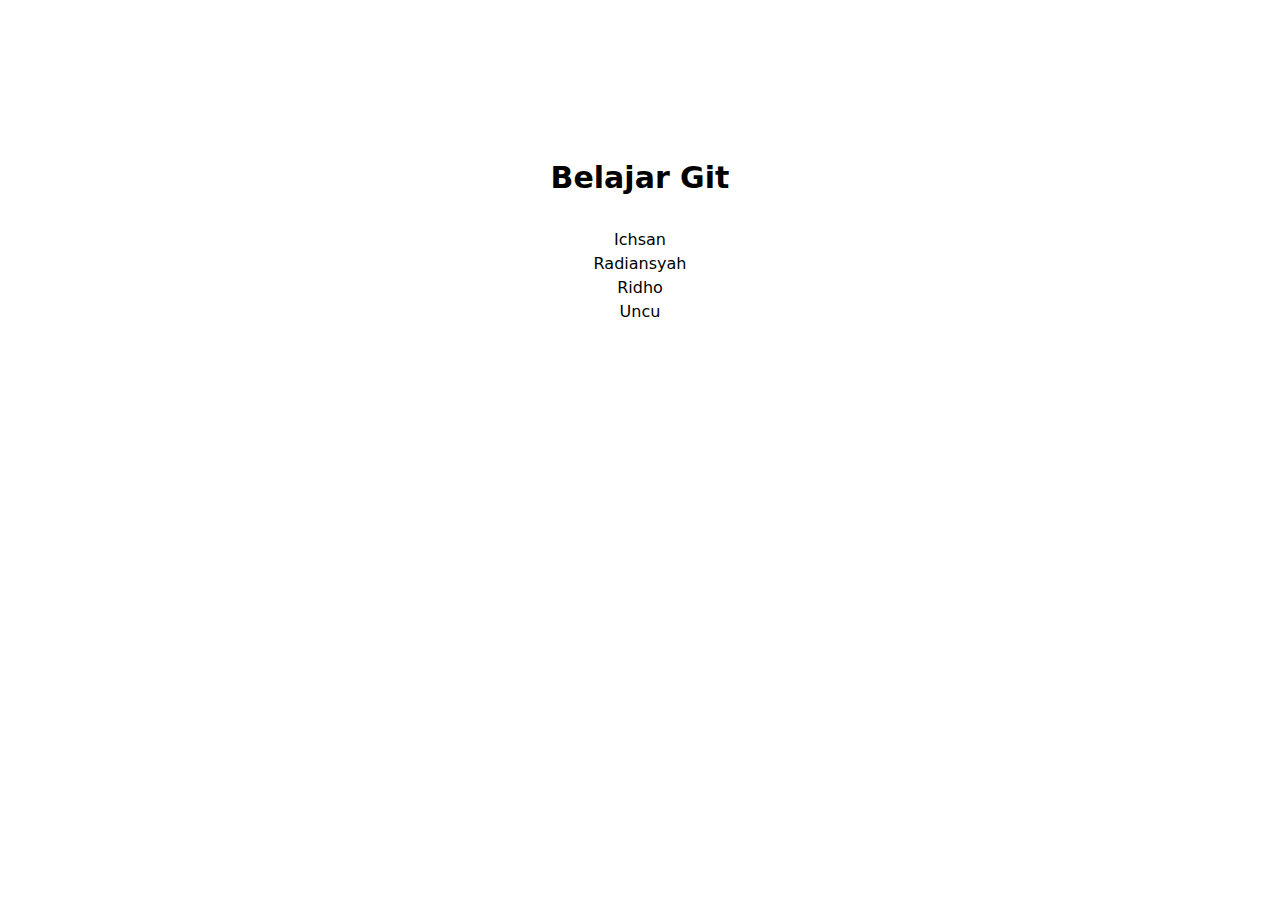
<file: index.html>
<!DOCTYPE html>
<html lang="en">
<head>
    <meta charset="UTF-8">
    <meta http-equiv="X-UA-Compatible" content="IE=edge">
    <meta name="viewport" content="width=device-width, initial-scale=1.0">
    <link rel="stylesheet" href="tailwind.css">
    <title>Document</title>
</head>
<body>
    <div class="text-center pt-40">
        <h1 class="text-3xl font-bold">Belajar Git</h1>
        <ul class="list-disc my-8">
            <li><a href="/ichsan.html">Ichsan</a></li>
            <li><a href="/radiansyah.html">Radiansyah</a></li>
            <li><a href="/ridho.html">Ridho</a></li>
            <li><a href="/uncu.html">Uncu</a></li>
        </ul>
    </div>
</body>
</html>
</file>
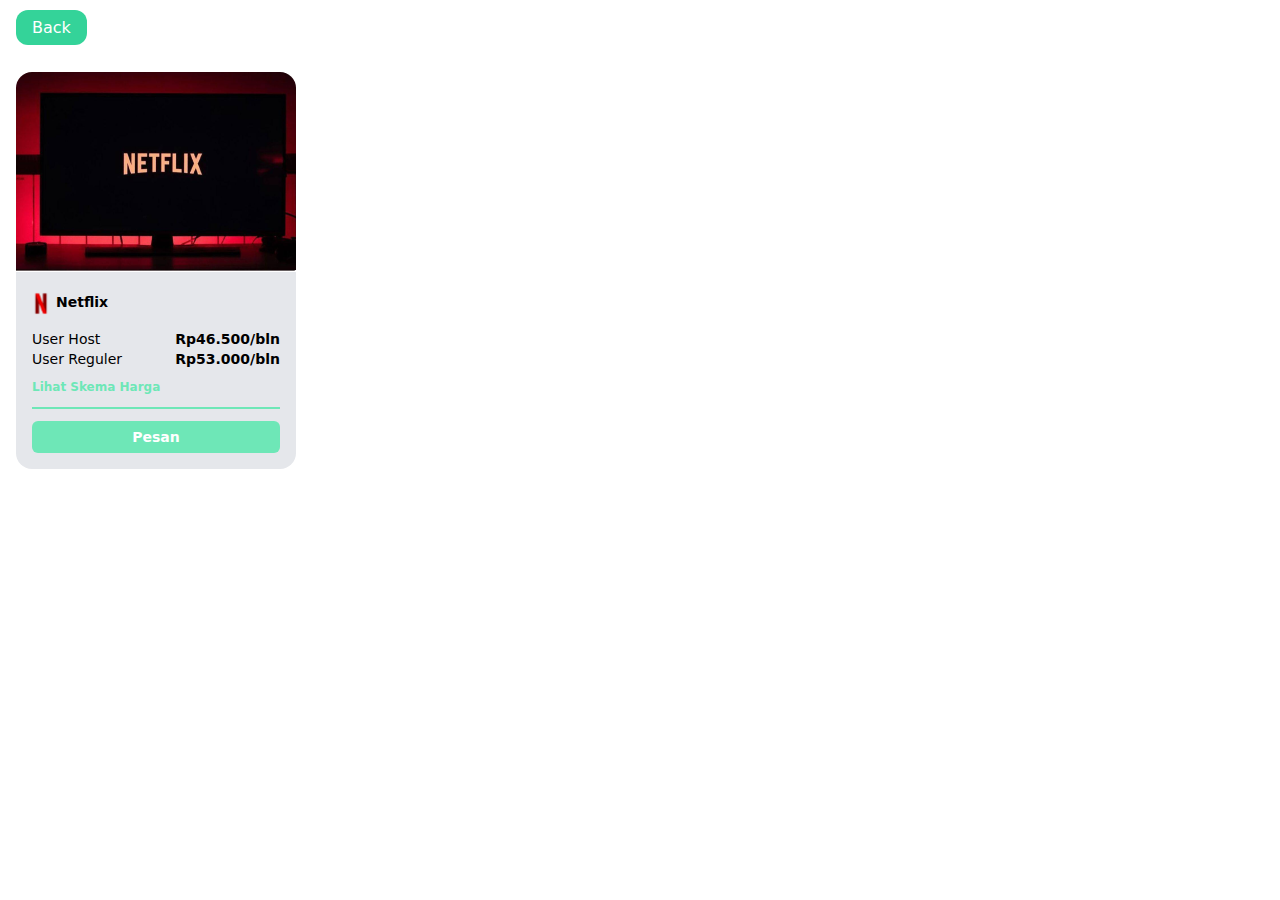
<file: ichsan.html>
<!DOCTYPE html>
<html lang="en">
<head>
    <meta charset="UTF-8">
    <meta http-equiv="X-UA-Compatible" content="IE=edge">
    <meta name="viewport" content="width=device-width, initial-scale=1.0">
    <link rel="stylesheet" href="tailwind.css">
    <title>Ichsan</title>
</head>
<body>
    <div class="p-4">
        <a class="bg-green-400 text-white py-2 px-4 rounded-xl mt-14" href="/index.html">Back</a>
    </div>
    <div>
        <!-- Awal kode kalian -->
        <div class=" w-auto m-auto absolute mt-4 ml-4 text-sm " >
            <div class=""><img src="./images/ichsan/netflix.png" alt="" class="rounded-t-2xl"></div>
            <div class="p-4 bg-gray-200 rounded-b-2xl">
                <div class="flex">
                    <div><img src="./images/ichsan/netflix.svg" alt="" class="-ml-1.5"></div>
                    <div class="mt-1 -ml-1.5"><p class="font-semibold">Netflix</p></div>
                </div>
                <div>
                    <div class="mt-2.5">
                        <div><p>User Host<span class="float-right font-semibold">Rp46.500/bln</span></p></div>
                        <div><p>User Reguler<span class="float-right font-semibold">Rp53.000/bln</span></p></div>
                        <div class="mt-2.5 mb-3 text-green-300 font-semibold text-xs"><a href="#" >Lihat Skema Harga</a></div>
                        <div class="border-b-2 border-green-300 mb-3"></div>                    
                    </div>
                    <div class=""><button class="bg-green-300 h-8 w-full rounded-md text-white font-semibold">Pesan</button></div>
                </div>
            </div>    
        </div>

        
        <!-- Akhir kode kalian -->
    </div>
</body>
</html>
</file>
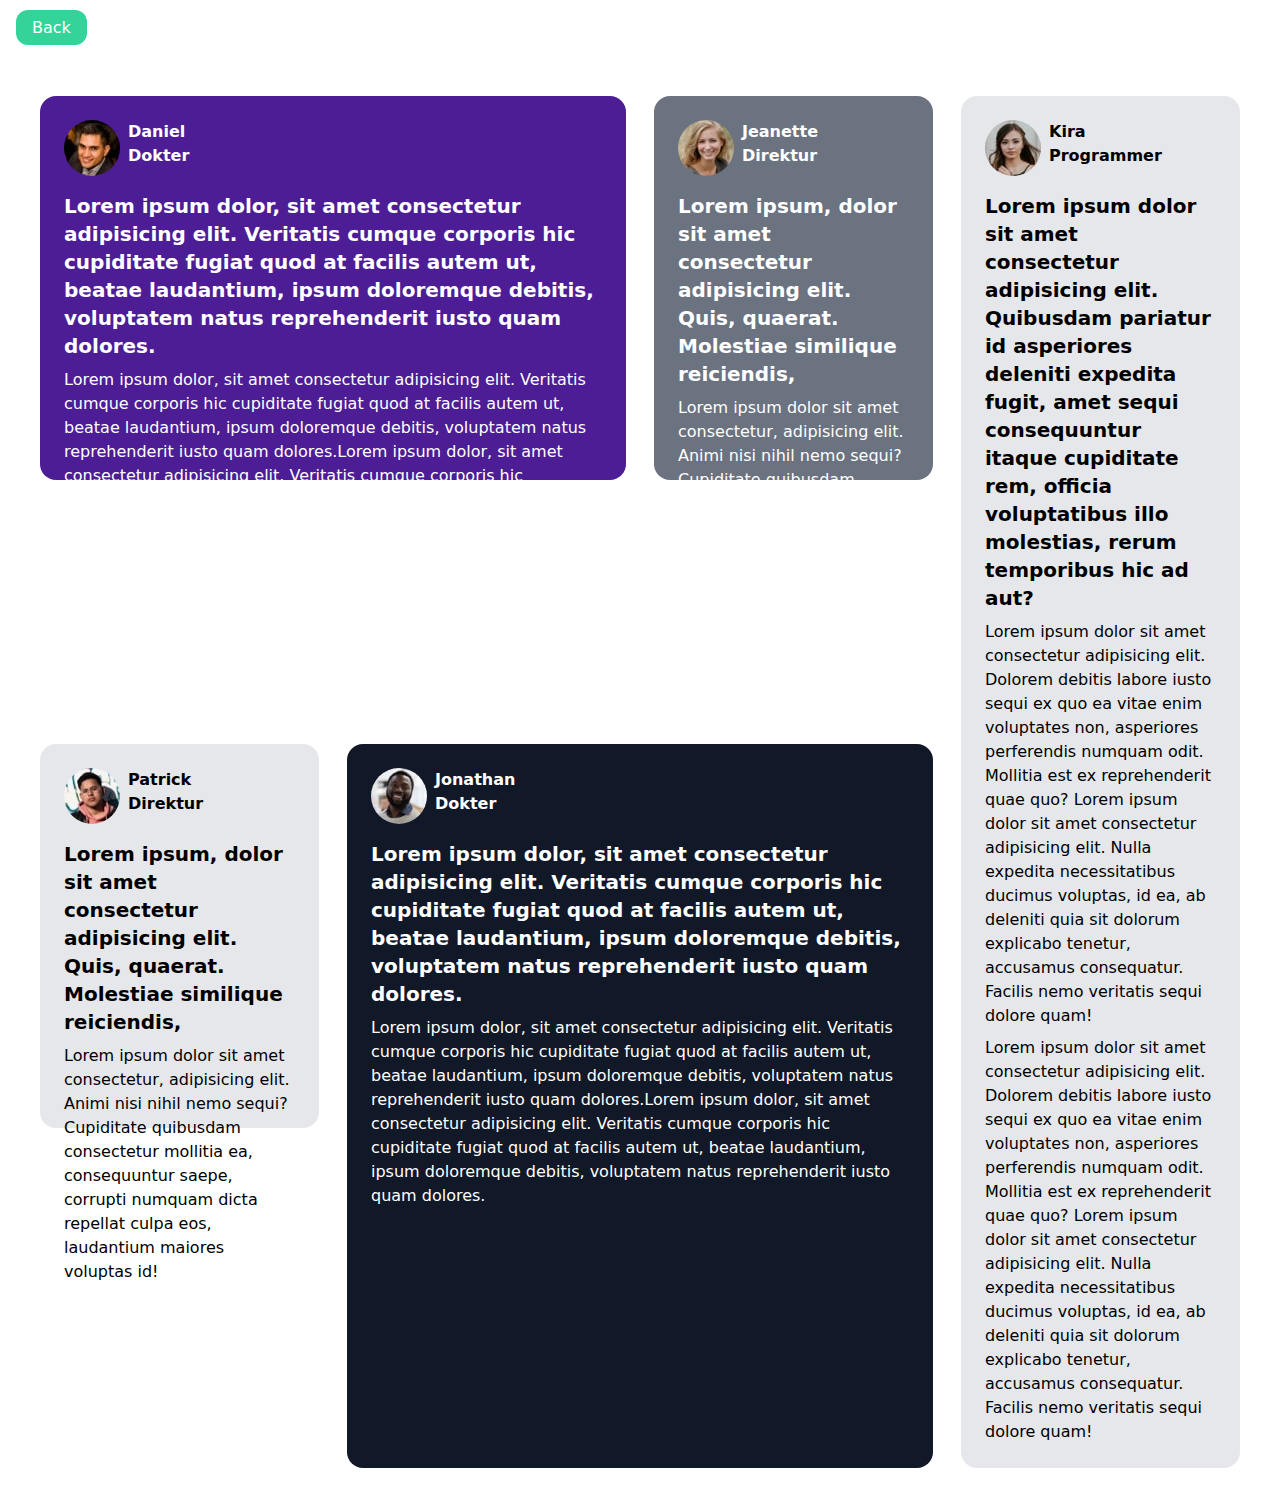
<file: radiansyah.html>
<!DOCTYPE html>
<html lang="en">
<head>
    <meta charset="UTF-8">
    <meta http-equiv="X-UA-Compatible" content="IE=edge">
    <meta name="viewport" content="width=device-width, initial-scale=1.0">
    <link rel="stylesheet" href="tailwind.css">
    <title>Radiansyah</title>
</head>
<body>
    <div class="p-4">
        <a class="bg-green-400 text-white py-2 px-4 rounded-xl mt-14" href="/index.html">Back</a>
    </div>
    <div>
        <!-- Awal kode kalian -->
        <div class="grid grid-cols-4 gap-7 justify-center m-10">
            <div class="col-span-2 bg-purple-900 p-6 rounded-2xl h-96">
                <div class="flex">
                    <img src="./images/radiansyah/image-daniel.jpg" alt="" class="rounded-full">
                    <div class="ml-2">
                        <p class="text-white font-semibold">Daniel</p>
                        <p class="text-white font-semibold">Dokter</p>
                    </div>      
                </div>
                <div class="mt-4">
                    <h1 class="text-white text-xl font-bold">Lorem ipsum dolor, sit amet consectetur adipisicing elit. Veritatis cumque corporis hic 
                    cupiditate fugiat quod at facilis autem ut, beatae laudantium, ipsum doloremque debitis, 
                    voluptatem natus reprehenderit iusto quam dolores.
                    </h1>
                    <p class="mt-2 text-white">Lorem ipsum dolor, sit amet consectetur adipisicing elit. Veritatis cumque corporis hic 
                        cupiditate fugiat quod at facilis autem ut, beatae laudantium, ipsum doloremque debitis, 
                        voluptatem natus reprehenderit iusto quam dolores.Lorem ipsum dolor, sit amet consectetur 
                        adipisicing elit. Veritatis cumque corporis hic cupiditate fugiat quod at facilis autem ut,
                        beatae laudantium, ipsum doloremque debitis, voluptatem natus reprehenderit iusto quam dolores.
                    </p>
                </div>
            </div>
            <div class="bg-gray-500 p-6 rounded-2xl h-96">
                <div class="flex">
                    <img src="./images/radiansyah/image-jeanette.jpg" alt="" class="rounded-full">
                    <div class="ml-2">
                        <p class="text-white font-semibold">Jeanette</p>
                        <p class="text-white font-semibold">Direktur</p>
                    </div>      
                </div>
                <div class="mt-4">
                    <h1 class="text-white text-xl font-bold">
                        Lorem ipsum, dolor sit amet consectetur adipisicing elit. Quis, quaerat. Molestiae similique 
                        reiciendis, 
                    </h1>
                    <p class="mt-2 text-white">Lorem ipsum dolor sit amet consectetur, adipisicing elit. Animi nisi nihil nemo sequi? Cupiditate 
                    quibusdam consectetur mollitia ea, consequuntur saepe, corrupti numquam dicta repellat culpa eos, 
                    laudantium maiores voluptas id!
                    </p>
                </div>

            </div>
            <div class="row-span-2 bg-gray-200 p-6 rounded-2xl ">
                <div class="flex">
                    <img src="./images/radiansyah/image-kira.jpg" alt="" class="rounded-full">
                    <div class="ml-2">
                        <p class=" font-semibold">Kira</p>
                        <p class="font-semibold">Programmer</p>
                    </div>      
                </div>
                <div class="mt-4">
                    <h1 class="text-xl font-bold">Lorem ipsum dolor sit amet consectetur adipisicing elit. Quibusdam pariatur id asperiores 
                        deleniti expedita fugit, amet sequi consequuntur itaque cupiditate rem, officia voluptatibus 
                        illo molestias, rerum temporibus hic ad aut?
                    </h1>
                    <p class="mt-2">Lorem ipsum dolor sit amet consectetur adipisicing elit. Dolorem debitis labore iusto sequi 
                    ex quo ea vitae enim voluptates non, asperiores perferendis numquam odit. Mollitia est ex reprehenderit quae quo?
                    Lorem ipsum dolor sit amet consectetur adipisicing elit. Nulla expedita necessitatibus ducimus voluptas, id ea, ab 
                    deleniti quia sit dolorum explicabo tenetur, accusamus consequatur. Facilis nemo veritatis sequi dolore quam!
                    </p>
                    <p class="mt-2">Lorem ipsum dolor sit amet consectetur adipisicing elit. Dolorem debitis labore iusto sequi 
                    ex quo ea vitae enim voluptates non, asperiores perferendis numquam odit. Mollitia est ex reprehenderit quae quo?
                    Lorem ipsum dolor sit amet consectetur adipisicing elit. Nulla expedita necessitatibus ducimus voluptas, id ea, ab 
                    deleniti quia sit dolorum explicabo tenetur, accusamus consequatur. Facilis nemo veritatis sequi dolore quam!
                    </p>
                </div>
            </div>
            <div class="bg-gray-200 p-6 rounded-2xl h-96">
                <div class="flex">
                    <img src="./images/radiansyah/image-patrick.jpg" alt="" class="rounded-full">
                    <div class="ml-2">
                        <p class="font-semibold">Patrick</p>
                        <p class="font-semibold">Direktur</p>
                    </div>      
                </div>
                <div class="mt-4">
                    <h1 class="text-xl font-bold">
                        Lorem ipsum, dolor sit amet consectetur adipisicing elit. Quis, quaerat. Molestiae similique 
                        reiciendis, 
                    </h1>
                    <p class="mt-2">Lorem ipsum dolor sit amet consectetur, adipisicing elit. Animi nisi nihil nemo sequi? Cupiditate 
                    quibusdam consectetur mollitia ea, consequuntur saepe, corrupti numquam dicta repellat culpa eos, 
                    laudantium maiores voluptas id!
                    </p>
                </div>
            </div>
            <div class="col-span-2 bg-gray-900 p-6 rounded-2xl">
                <div class="flex">
                    <img src="./images/radiansyah/image-jonathan.jpg" alt="" class="rounded-full">
                    <div class="ml-2">
                        <p class="text-white font-semibold">Jonathan</p>
                        <p class="text-white font-semibold">Dokter</p>
                    </div>      
                </div>
                <div class="mt-4">
                    <h1 class="text-xl font-bold text-white">Lorem ipsum dolor, sit amet consectetur adipisicing elit. Veritatis cumque corporis hic 
                    cupiditate fugiat quod at facilis autem ut, beatae laudantium, ipsum doloremque debitis, 
                    voluptatem natus reprehenderit iusto quam dolores.
                    </h1>
                    <p class="mt-2 text-white">Lorem ipsum dolor, sit amet consectetur adipisicing elit. Veritatis cumque corporis hic 
                        cupiditate fugiat quod at facilis autem ut, beatae laudantium, ipsum doloremque debitis, 
                        voluptatem natus reprehenderit iusto quam dolores.Lorem ipsum dolor, sit amet consectetur 
                        adipisicing elit. Veritatis cumque corporis hic cupiditate fugiat quod at facilis autem ut,
                        beatae laudantium, ipsum doloremque debitis, voluptatem natus reprehenderit iusto quam dolores.
                    </p>
                </div>
            </div>        
        </div>  

        
        <!-- Akhir kode kalian -->
    </div>
</body>
</html>
</file>
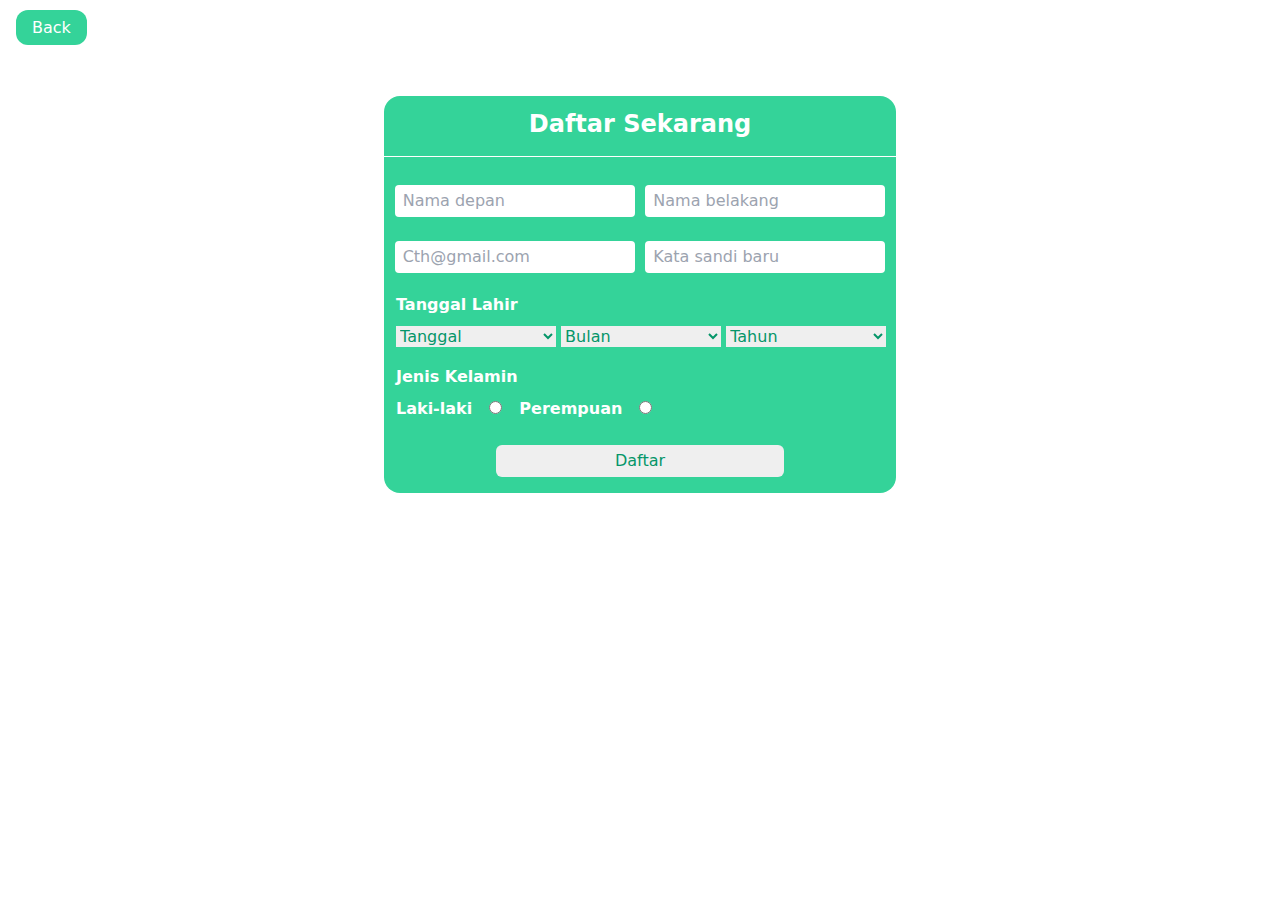
<file: ridho.html>
<!DOCTYPE html>
<html lang="en">
<head>
    <meta charset="UTF-8">
    <meta http-equiv="X-UA-Compatible" content="IE=edge">
    <meta name="viewport" content="width=device-width, initial-scale=1.0">
    <link rel="stylesheet" href="tailwind.css">
    <title>Ridho</title>
</head>
<body>
    <div class="p-4">
        <a class="bg-green-400 text-white py-2 px-4 rounded-xl mt-14" href="/index.html">Back</a>
    </div>
    <div>
        <!-- Awal kode kalian -->
        <div class="w-2/5 bg-green-400 mx-auto mt-10 rounded-2xl box-border">
            <h1 class="text-center text-white text-2xl font-semibold pt-3">Daftar Sekarang</h1>
            <hr class="border-2px border-white my-4">
            <div class="flex justify-evenly flex-wrap">
                <input type="text" name="" id="" placeholder="Nama depan" class="w-60 my-3 py-1 px-2 rounded">
                <input type="text" name="" id="" placeholder="Nama belakang" class="w-60 my-3 py-1 px-2 rounded">
                <input type="text" name="" id="" placeholder="Cth@gmail.com" class="w-60 my-3 py-1 px-2 rounded" >
                <input type="password" name="" id="" placeholder="Kata sandi baru" class="w-60 my-3 py-1 px-2 rounded">
            </div>
            <label for="" class="text-white font-semibold font-3xl block pl-3 my-2">Tanggal Lahir</label>
                <select name="" id="" class="w-40 text-green-600 ml-3">
                    <option value="">Tanggal</option>
                </select>
                <select name="" id="" class="w-40 text-green-600 " >
                    <option value="">Bulan</option>
                </select>
                <select name="" id="" class="w-40 text-green-600 ">
                    <option value="">Tahun</option>
                </select>
            <label for="" class="text-white font-semibold font-3xl block pl-3 mt-4 mb-2" >Jenis Kelamin</label>
                <label for="" class="text-white mx-3 font-semibold">Laki-laki</label>
                    <input type="radio" name="g" id="">
                <label for="" class="text-white mx-3 font-semibold " >Perempuan</label>
                    <input type="radio" name="g" id="">
            <div class="mt-6 pb-4 ">
                <input type="submit" value="Daftar" class="block py-1 w-72 mx-auto rounded-md text-green-600 ">
            </div>
        </div>

        
        <!-- Akhir kode kalian -->
    </div>
</body>
</html>
</file>
